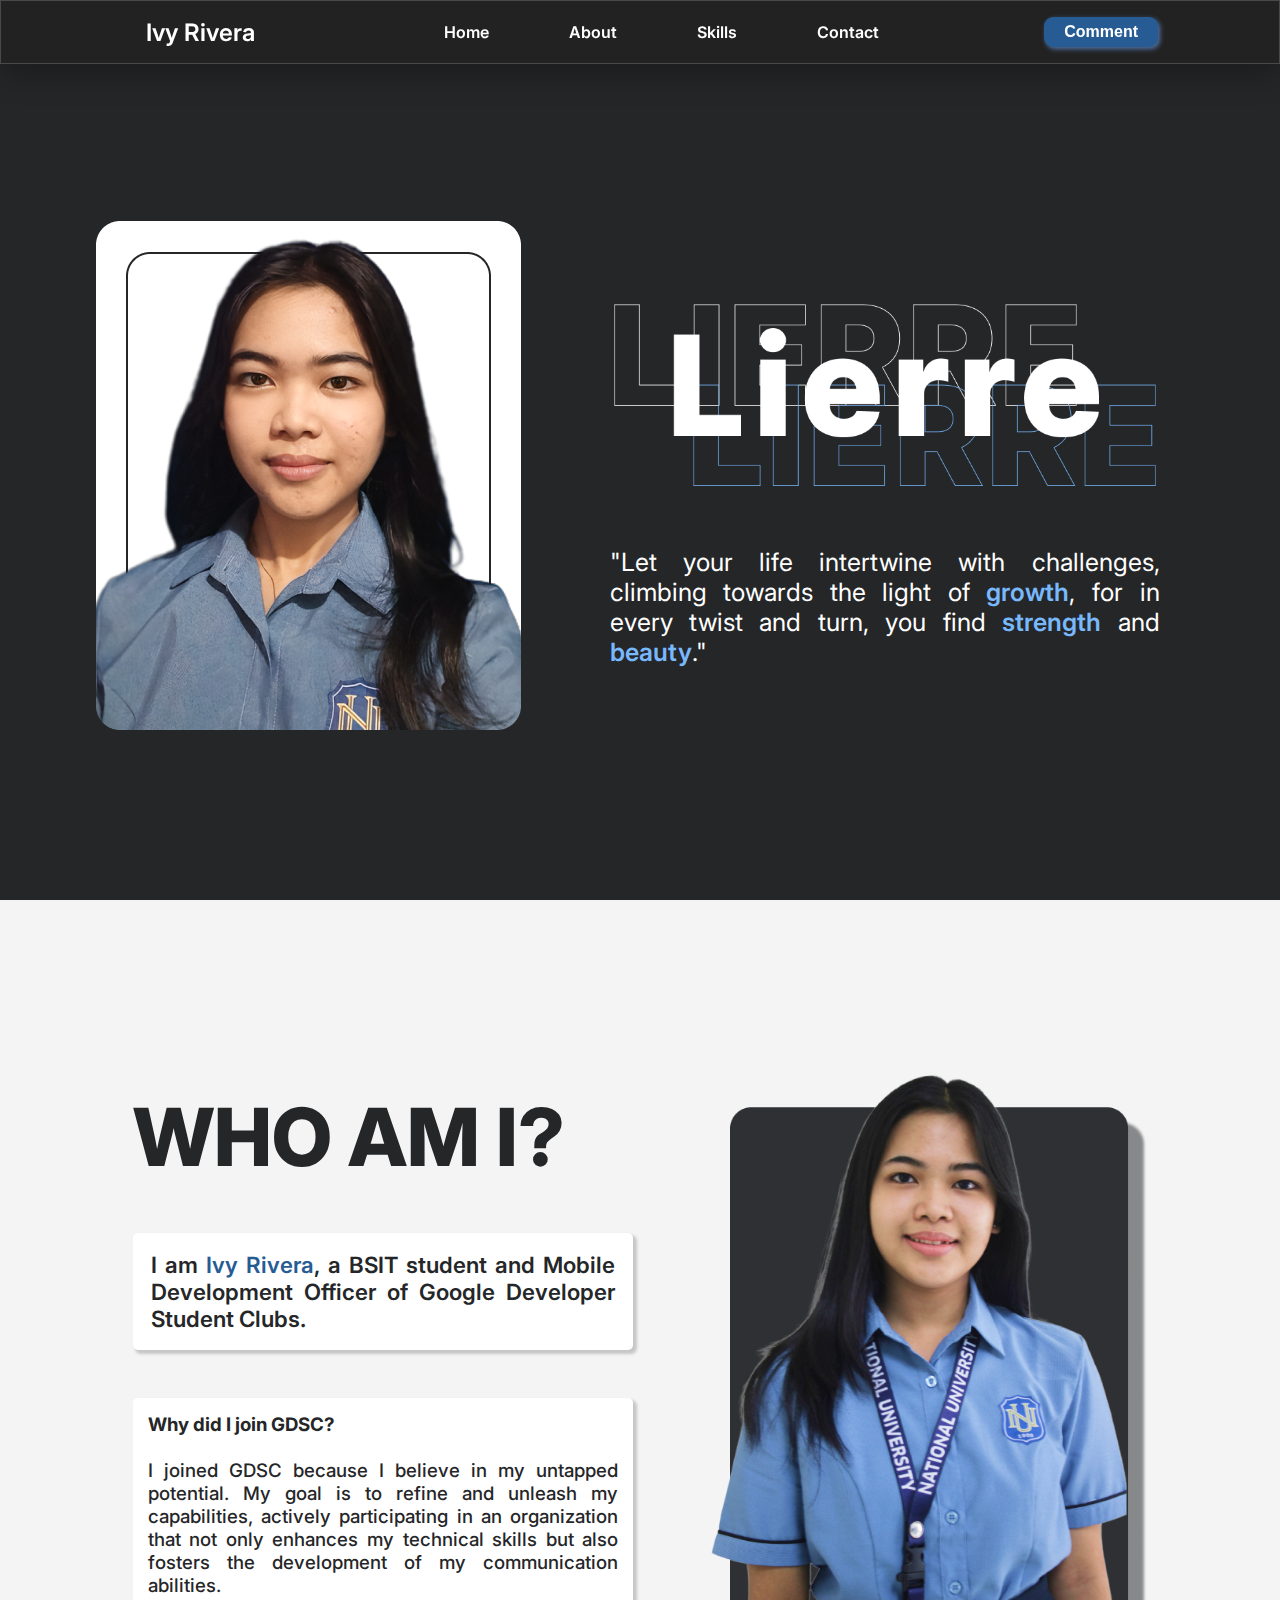
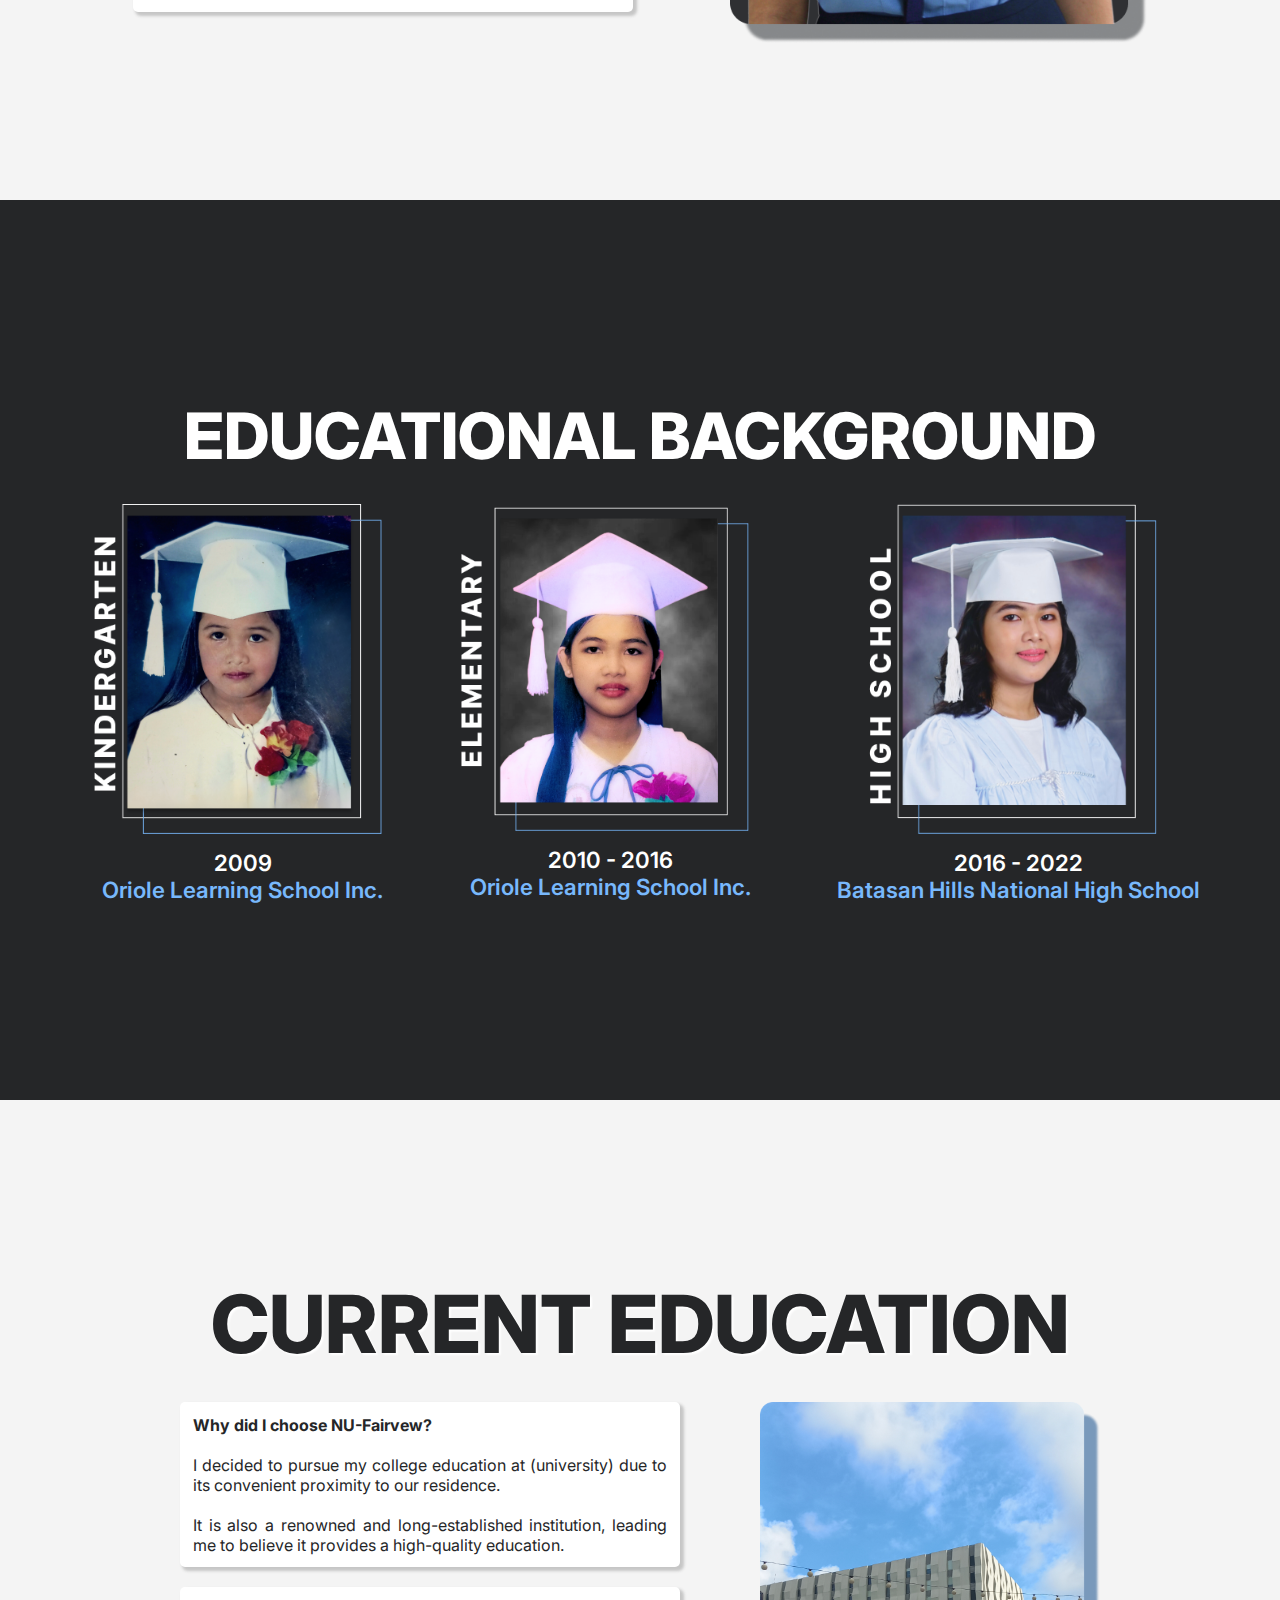
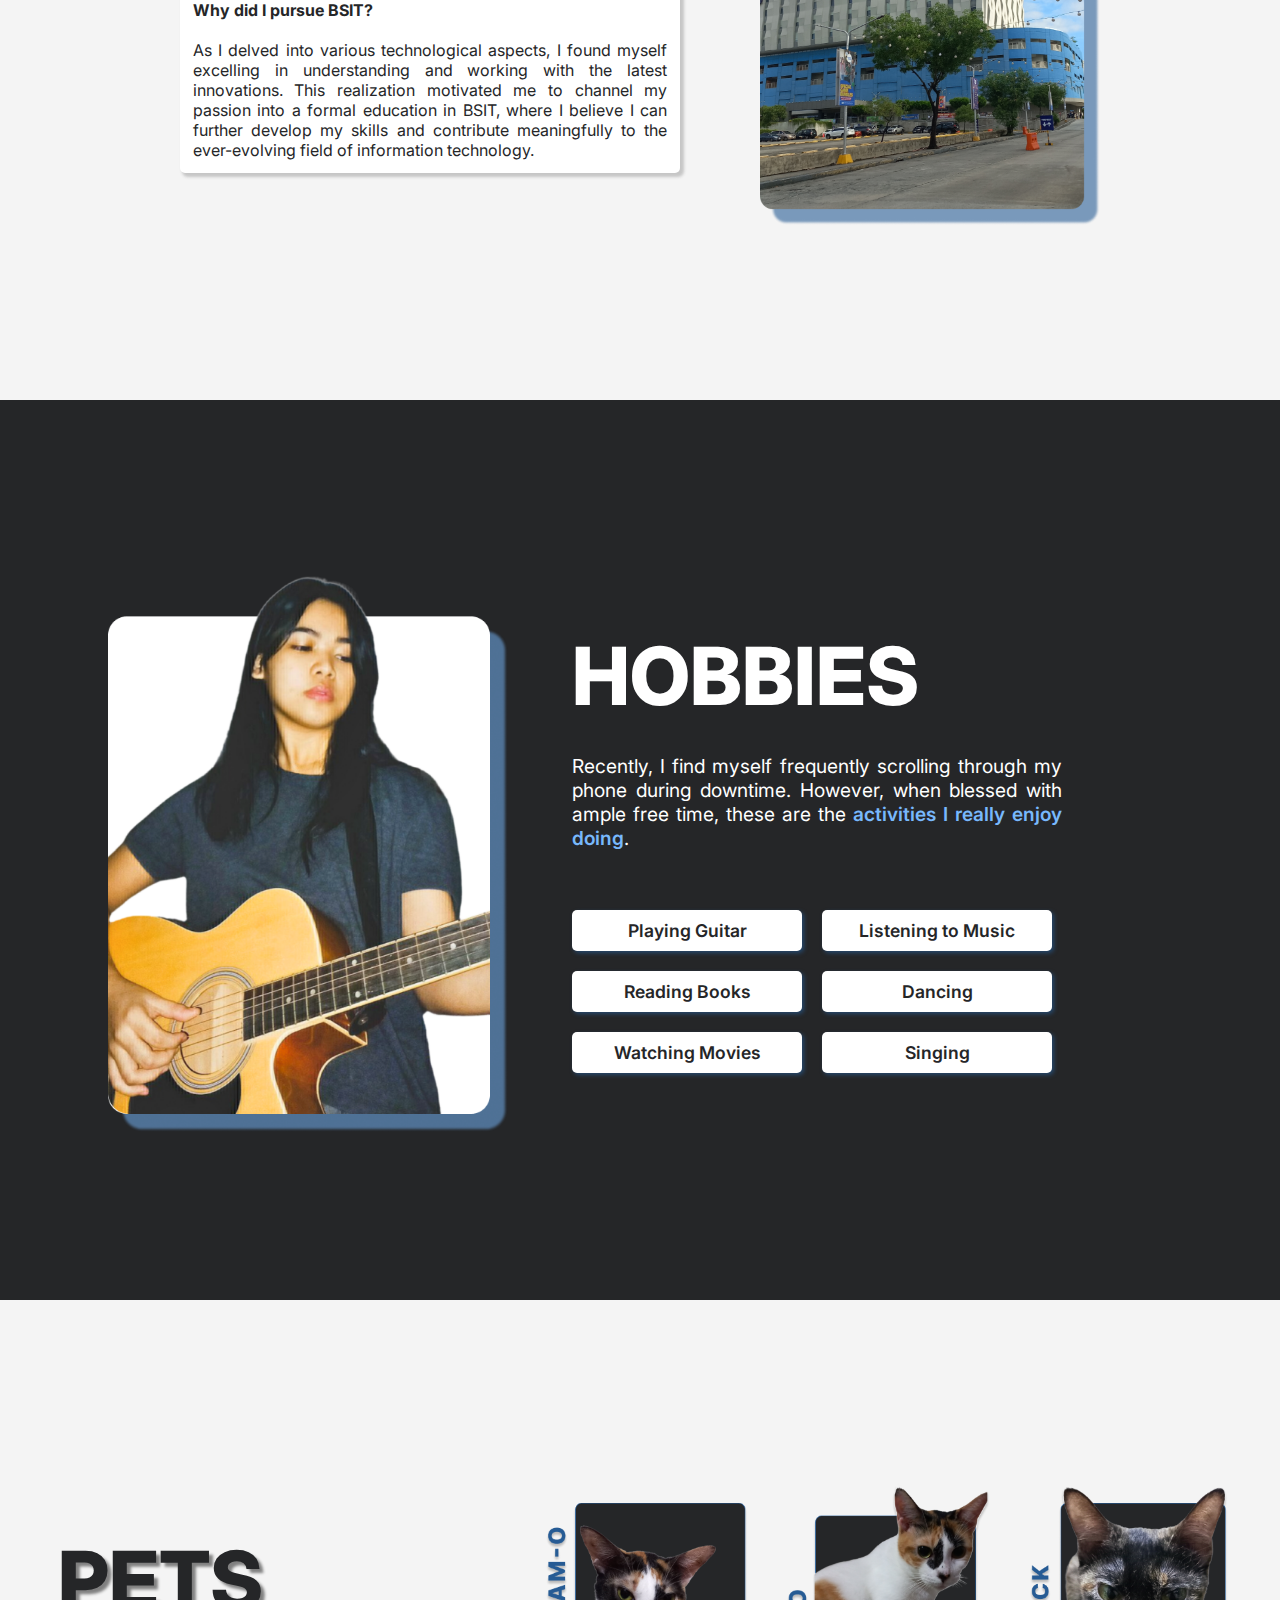
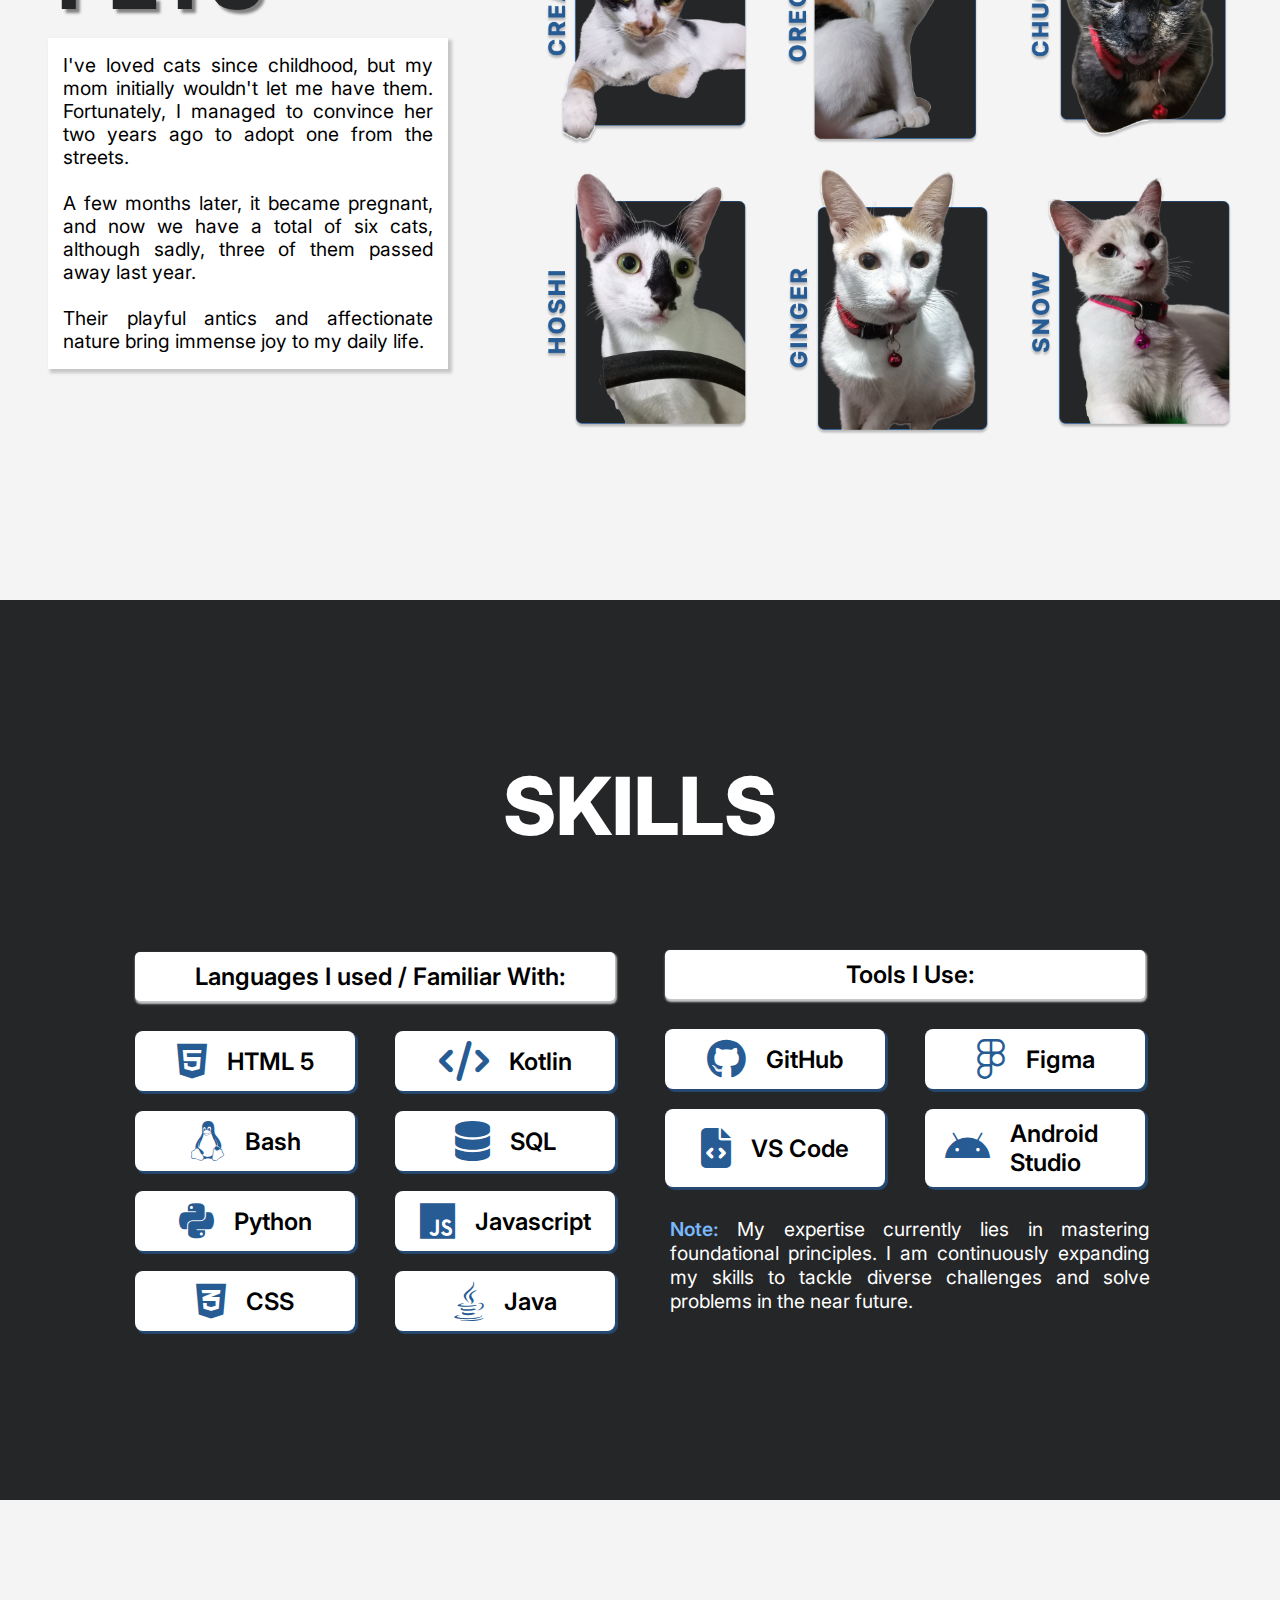
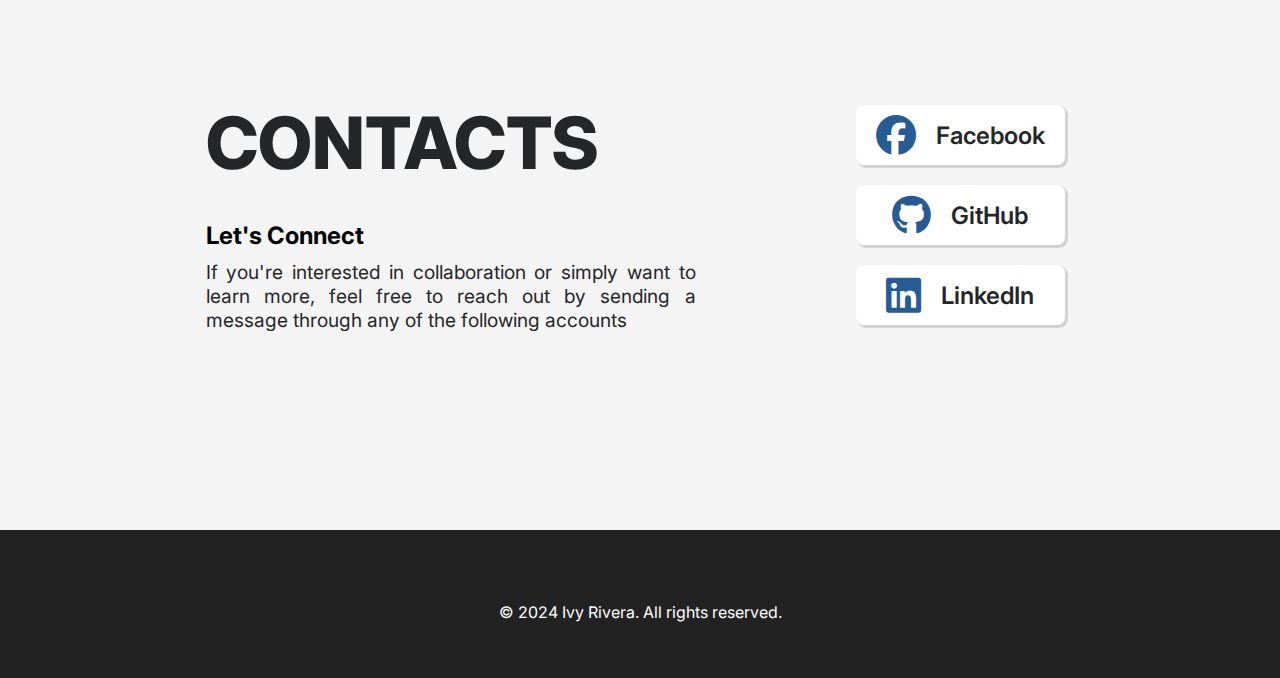
<file: index.html>
<!DOCTYPE html>
<html lang="en">
<head>
    <title>Ivy Rivera</title>
    <meta charset="UTF-8">
    <meta http-equiv="X-UA-Compatible" content="IE=edge">
    <meta name="viewport" content="width=device-width, initial-scale=1.0">
    <link rel="stylesheet"  href="https://cdnjs.cloudflare.com/ajax/libs/font-awesome/6.4.0/css/all.min.css" crossorigin="anonymous">
    <link rel="stylesheet" href="style.css">
    
    
</head>
<body>
    <nav class="navbar">
        <div class="container">
            <a href="#" class="logo">Ivy Rivera</a>
            <div class="menu">
                <a href="#" class="logo">Ivy Rivera</a>
                <div>
                    <a href="#home">Home</a>
                    <a href="#about">About</a>
                    <a href="#skills">Skills</a>
                    <a href="#contact">Contact</a>
                </div>
                    <div class="comment-btn">
                        <button> Comment</button>
                    </div>  
            </div>
            <button class="menu-btn">
                <i class="fas fa-bars"></i> 
            </button>
        </div>
    </nav>

    <main>
        <section class="card" id="home">
            <div class="home-container">
                <img class="home-img" src="ivy_home.png">

                <div class="lierre_quote">
                    <img src="lierre.png">

                    <p>
                        "Let your life intertwine with challenges,
                        climbing towards the light of
                        <span class="highlight-blue">growth</span>,
                        for in every twist and turn, you find
                        <span class="highlight-blue">strength</span>
                        and
                        <span class="highlight-blue">beauty</span>."
                    </p>

                </div>
            </div>

        </section>

        <section class="card" id="about"> 
            <div class="about-container">
                <div class="about-me">

                    <div class="text">
                        <h1> WHO AM I?</h1>
                    </div>

                    <div class="text">
                        <p> I am <span class="highlight-dark-blue"> Ivy Rivera</span>, 
                            a BSIT student and Mobile Development Officer of Google Developer Student Clubs.</p>
                    </div>

                    <div class="text">
                        <h3> <strong>Why did I join GDSC?</strong> <br><br> I joined GDSC because I believe in my untapped potential. My goal is to refine and unleash my capabilities, 
                            actively participating in an organization that not only enhances my technical skills but also fosters the development of my communication abilities. </h3>
                    </div>
                </div>
                    <img src="ivy_about.png">
            </div>
        </section>


        <section class="card" id="education"> 
            <div class="educ-container">
                <div class="text">
                    <h1>EDUCATIONAL BACKGROUND</h1>
                </div>
            
                <div class="graduate-container">
                    <div class="graduate-img">
                        <img src="kinder.png" alt="Kindergarten graduate-img">

                        <div class="year-school">
                            <p class="year">2009</p>
                            <p class="school">Oriole Learning School Inc.</p>
                        </div>
                        
                    </div>

                    <div class="graduate-img">
                        <img src="elem.png" alt="Elementary graduate-img">

                        <div class="year-school">
                            <p class="year">2010 - 2016</p>
                            <p class="school">Oriole Learning School Inc.</p>
                        </div>
                    </div>

                    <div class="graduate-img">
                        <img src="highschool.png" alt="High School graduate-img">

                        <div class="year-school">
                            <p class="year">2016 - 2022</p>
                            <p class="school">Batasan Hills National High School</p>
                        </div>
                    </div>

                    
                </div>
            </div>
        </section>

        <section class="card" id="education"> 
            <div class="current-educ-container">
                <div class="text">
                    <h1> CURRENT EDUCATION </h1>
                </div>
            
                <div class="educ-content">
                    <div class="educ-description">
        
                        <p><strong> Why did I choose NU-Fairvew?</strong>  <br><br>I decided to pursue my college education 
                            at (university) due to its convenient proximity to our residence. 
                            <br> <br>It is also a renowned and long-established institution, leading me to believe 
                            it provides a high-quality education.</p> <br>

                        <p><strong> Why did I pursue BSIT?</strong> <br><br>  As I delved into various technological aspects, I found myself excelling in understanding 
                            and working with the latest innovations. This realization motivated me to channel my passion 
                            into a formal education in BSIT, where I believe I can further develop my skills and contribute 
                            meaningfully to the ever-evolving field of information technology.</p>
                    </div>
                        <img src="nu.png">
                </div>
    
            </div>
        </section>

        <section class="card"> 
            <div class="hobbies-container">
                <img src="hobbies.png">
                <div class="hobbies-content">
                    <div class="text">
                        <h1> HOBBIES</h1>
                    </div>

                    <div class="hobbies-description"> 
                        <p> Recently, I find myself frequently scrolling through my phone during downtime. 
                            However, when blessed with ample free time, these are the <span class="highlight-blue">activities I really enjoy doing</span>.</p>
                    </div>

                    <div class="hobby">
                        <div class="hobby-box">
                            <p> Playing Guitar</p>
                        </div>
    
                        <div class="hobby-box">
                            <p> Listening to Music</p>
                        </div>

                        <div class="hobby-box">
                            <p> Reading Books</p>
                        </div>
                        <div class="hobby-box">
                            <p> Dancing </p>
                        </div>

                        <div class="hobby-box">
                            <p> Watching Movies </p>
                        </div>

                        <div class="hobby-box">
                            <p> Singing </p>
                        </div>
                    </div>
                </div>
            </div>
        </section>

        

        <section class="card" id="cats"> 
            <div class="pets-container">
                <div class="pets-content">
                    <div class="text">
                        <h1> PETS</h1>
                    </div>

                    <div class="pets-description"> 
                        <p> I've loved cats since childhood, but my mom initially wouldn't let me have them. 
                            Fortunately, I managed to convince her two years ago to adopt one from the streets. <br> <br>
                            A few months later, it became pregnant, and now we have a total of six cats, although 
                            sadly, three of them passed away last year. <br> <br>
                        
                            Their playful antics and affectionate nature bring immense joy to my daily life. 
                        </p>
                    </div>

                </div>

                <div class="cat-column">
                    <div class="cats-row">
                        <div class="cats-container">
                            <img src="cream-o.png">
                            
                        </div>
    
                        <div class="cats-container">
                            <img src="oreo.png">
                           
                        </div>
    
                        <div class="cats-container">
                            <img src="chuck.png">
                            
                        </div>
    
                    </div>

                    <div class="cats-row">
                        <div class="cats-container">
                            <img src="hoshi.png">
                            
                        </div>
    
                        <div class="cats-container">
                            <img src="ginger.png">
                            
                        </div>
    
                        <div class="cats-container">
                            <img src="snow.png">
                            
                        </div>
    
                    </div>

                </div>
                
            </div>
           
        </section>

        <section class="card" id="skills"> 
            <div class="skill-sec-container">

                <div class="text">
                    <h1> SKILLS</h1>
                </div>

                <div class="row-container">
                    <div class="sub-container">
                        <div class="text-box">
                            <h6> Languages I used / Familiar With:</h6>
                        </div>
        
                        <div class="skills-container">
                        
                            <div class="box">
                                <i class="fa-brands fa-html5"></i>
                                <p> HTML 5 </p>
                            </div>
        
                            <div class="box">
                                <i class="fa-solid fa-code"></i>
                                <p> Kotlin </p>
                            </div>
                            
                            <div class="box">
                                <i class="fa-brands fa-linux"></i>
                                <p> Bash </p>
                            </div>
                            <div class="box">
                                <i class="fa-solid fa-database"></i>
                                <p> SQL </p>
                            </div>
            
                            <div class="box">
                                <i class="fa-brands fa-python"></i>
                                <p> Python </p>
                            </div>
        
                            <div class="box">
                                <i class="fa-brands fa-js"></i>
                                <p> Javascript </p>
                            </div>
            
                            <div class="box">
                                <i class="fa-brands fa-css3-alt"></i>
                                <p> CSS</p>
                            </div>
        
                            <div class="box">
                                <i class="fa-brands fa-java"></i>
                                <p> Java </p>
                            </div>
            
                            
                        </div>
                    </div>
    
                    <div class="sub-container">
                        <div class="text-box">
                            <h6> Tools I Use: </h6>
                        </div>
            
                        <div class="skills-container">
                            
                            <div class="box">
                                <i class="fa-brands fa-github"></i>
                                <p> GitHub</p>
                            </div>
                            <div class="box">
                                <i class="fa-brands fa-figma"></i>
                                <p> Figma </p>
                            </div>
            
                            <div class="box">
                                <i class="fa-solid fa-file-code"></i>
                                <p> VS Code</p>
                            </div>
                            <div class="box">
                                <i class="fa-brands fa-android"></i>
                                <p> Android Studio </p>
                            </div>
                        </div>

                        <div class="note">
                            <p> <strong> <span class="highlight-blue"> Note: </span> </strong> My expertise currently lies in mastering foundational principles. 
                                I am continuously expanding my skills to tackle diverse challenges and solve problems 
                                in the near future.</p>

                        </div>
    
                    </div>
                </div>

            

            

        </div> 

        </section>


        <section class="card" id="contact"> 
            <div class="contact-container">
                <div class="contact-description">

                    <h1> CONTACTS </h1>

                    <h2> Let's Connect</h2>

                    <p> If you're interested in collaboration or simply want to learn more, feel 
                        free to reach out by sending a message through any of the following accounts </p>
                </div>

                <div class="accounts">
                            
                    <a href="https://www.facebook.com/ivy.rivera.9674" target="_blank" class="contact-box">
                            <i class="fa-brands fa-facebook"></i>
                            <p> Facebook </p>
                        
                    </a>
                    
                    <a href="https://github.com/lierreliax" target="_blank" class="contact-box">
                            <i class="fa-brands fa-github"></i>
                            <p> GitHub</p>
                    </a>
                    
                    <a href="https://www.linkedin.com/in/ivy-rivera-78b8b7252/" target="_blank" class="contact-box">
                            <i class="fa-brands fa-linkedin"></i>
                            <p> LinkedIn</p>
                    </a>
                    

                </div>

            </div>
           
        </section>

    </main>

    <footer>
            <p>&copy; 2024 Ivy Rivera. All rights reserved.</p>
        </p>
    </footer>

    

</body>

    <script>
        const menuBTN = document.querySelector(".menu-btn");

        const menu = document.querySelector(".menu");

        menuBTN.addEventListener("click", () => {
            menuBTN.firstElementChild.classList.toggle('fa-times');

            menu.classList.toggle("menu-open");

        });

        document.addEventListener('DOMContentLoaded', function () {
        var cards = document.querySelectorAll('.card');
        var noStickyLinks = document.querySelectorAll('.navbar a');

        window.addEventListener('scroll', function () {
            var scrollPosition = window.scrollY;
            var threshold = 100;

            cards.forEach(function(card) {
                if (scrollPosition > threshold) {
                    card.classList.add('sticky');
                }
            });
        });

        noStickyLinks.forEach(function(link) {
            link.addEventListener('click', function() {
                // Remove the "sticky" class from all cards
                cards.forEach(function(card) {
                    card.classList.remove('sticky');
                });
            });
        });
    });

        document.addEventListener("keydown", function (event){
    if (event.ctrlKey){
       event.preventDefault();
    }
    if(event.keyCode == 123){
       event.preventDefault();
    }
});


    </script>

</html>
</file>
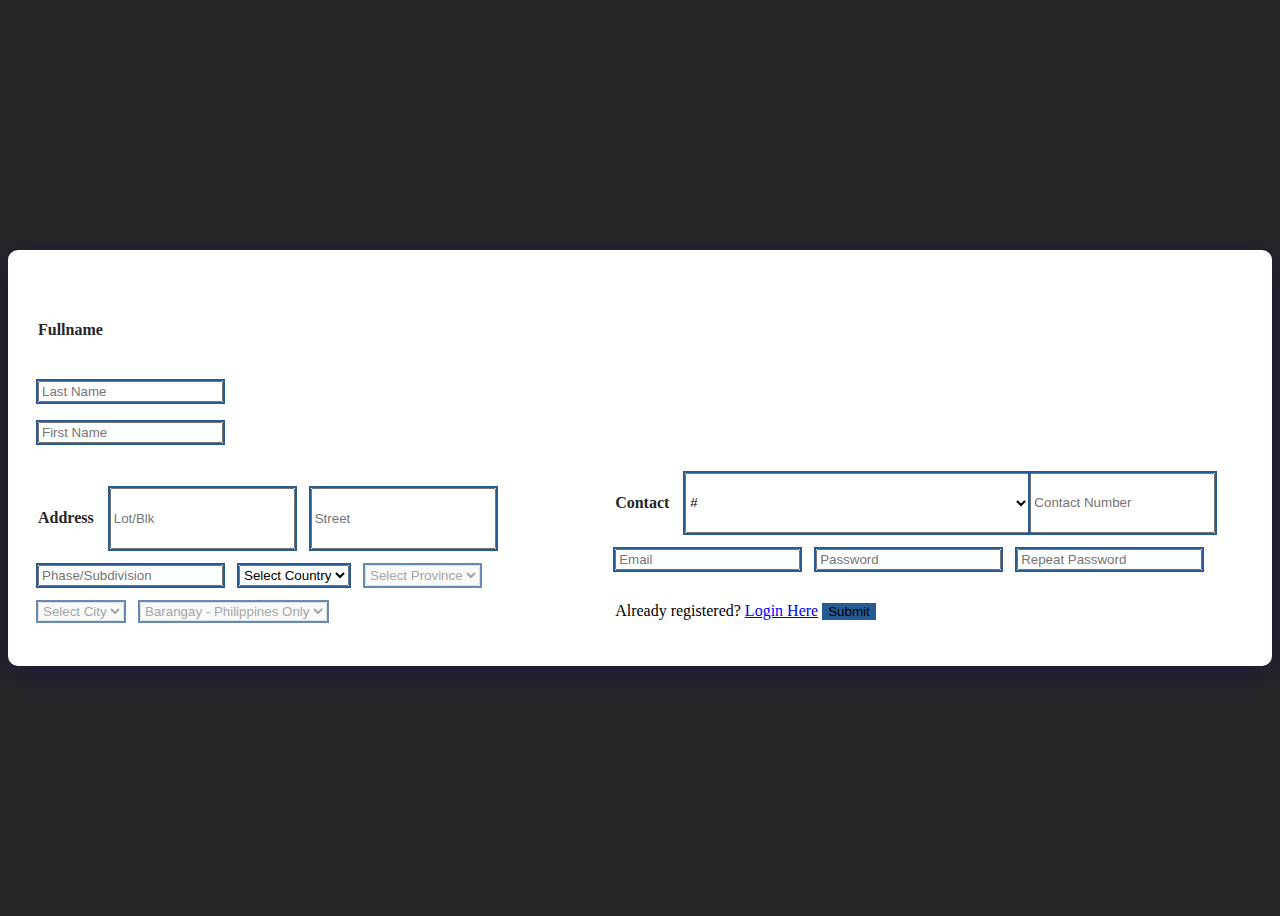
<file: functional_form.html>
<!doctype html>
<html lang="en">
<head>
    <!-- Required meta tags -->
    <meta charset="utf-8">
    <meta name="viewport" content="width=device-width, initial-scale=1">

    <!-- Bootstrap CSS -->
    <link href="https://cdn.jsdelivr.net/npm/bootstrap@5.0.2/dist/css/bootstrap.min.css" rel="stylesheet" integrity="sha384-EVSTQN3/azprG1Anm3QDgpJLIm9Nao0Yz1ztcQTwFspd3yD65VohhpuuCOmLASjC" crossorigin="anonymous">

    <title>Dependent Dropdown List</title>
    <link rel="stylesheet" href="form_styles.css">
</head>
<body>


    
    <div class="container col-md-12">
        <form action="register.php" method="post">
            <div class="name col-md-12">
                <h4>Fullname</h4>
                <div>
                    <input type="text" class="form-control" placeholder="Last Name" name="LastName">
                </div>
                <div>
                    <input type="text" class="form-control" placeholder="First Name" name="FirstName">
                </div>
            </div>
    
            <div class="form">
                <div class="select_option col-md-6">
                    <h4>Address</h4>
                    <input type="text" class="form-control" placeholder="Lot/Blk" name="lot_blk">
                    <input type="text" class="form-control" placeholder="Street" name="street">
                    <input type="text" class="form-control" placeholder="Phase/Subdivision" name="phase_subdivision">
                    <select class="form-select country" aria-label="Default select example" onchange="loadStates()" name="country">
                        <option value="">Select Country</option>
                        <!-- Options loaded dynamically using JavaScript -->
                    </select>
                    <select class="form-select state" aria-label="Default select example" onchange="loadCities()" disabled name="state">
                        <option value="">Select Province</option>
                    </select>
                    <select class="form-select city" aria-label="Default select example" onchange="loadBarangays()" disabled name="city">
                        <option value="">Select City</option>
                    </select>
                    <select class="form-select barangay" aria-label="Default select example" disabled name="barangay">
                        <option value="">Barangay - Philippines Only</option>
                    </select>
                </div>
    
                <div class="select_option col-md-6">
                    <h4>Contact</h4>
                    <div class="input-group">
                        <select class="col-md-1" aria-label="Default select example" id="country-code-select" onclick="loadCountryCodes()" name="country_code">
                            <option value="">#</option>
                            <!-- Options loaded dynamically using JavaScript -->
                        </select> 
                        <input type="tel" class="form-control contact-number" placeholder="Contact Number" name="contact_number">
                    </div>
                    <input type="email" class="form-control"  placeholder="Email" id="email" name="email">
                    <input type="password" class="form-control" placeholder="Password" id="password" name="password">
                    <input type="password" class="form-control" placeholder="Repeat Password" id="password_repeat" name="password_repeat">
                    
                    <div class="login">
                        <p>Already registered? <a href="login.php">Login Here</a> 
                        <button type="submit" class="btn btn-primary">Submit</button>
                    </div>
                </div>
            </div>
        </form>
    </div>

<script>

    var config = {
        cUrl: 'https://api.countrystatecity.in/v1/countries',
        ckey: 'NHhvOEcyWk50N2Vna3VFTE00bFp3MjFKR0ZEOUhkZlg4RTk1MlJlaA=='
    }



    const apiUrl = "https://psgc.gitlab.io/api/";


    var countrySelect = document.querySelector('.country'),
        stateSelect = document.querySelector('.state'),
        citySelect = document.querySelector('.city'),
        barangaySelect = document.querySelector('.barangay');


    function loadCountries() {

        let apiEndPoint = config.cUrl


        fetch(apiEndPoint, {headers: {"X-CSCAPI-KEY": config.ckey}})
            .then(Response => Response.json())
            .then(data => {
                data.forEach(country => {
                    const option = document.createElement('option')
                    option.value = country.iso2
                    option.textContent = country.name
                    countrySelect.appendChild(option)
                })
            })
            .catch(error => console.error('Error loading countries:', error))

        stateSelect.disabled = true
        citySelect.disabled = true
        barangaySelect.disabled = true
    }


    function loadStates() {
        stateSelect.disabled = false

        const selectedCountryCode = countrySelect.value
        stateSelect.innerHTML = '<option value="">Select State</option>'
        citySelect.innerHTML = '<option value="">Select City</option>'
        barangaySelect.innerHTML = '<option value="">Select Barangay</option>'

        if (selectedCountryCode === 'PH') {
            citySelect.disabled = true;
            barangaySelect.disabled = true;
            populateDropdown(apiUrl + "provinces/", stateSelect);
            
        } else {
            citySelect.disabled = true;
            barangaySelect.disabled = true;

            fetch(`${config.cUrl}/${selectedCountryCode}/states`, {headers: {"X-CSCAPI-KEY": config.ckey}})
            .then(response => response.json())
            .then(data => {
                data.forEach(state => {
                    const option = document.createElement('option')
                    option.value = state.iso2
                    option.textContent = state.name
                    stateSelect.appendChild(option)
                })
            })
            .catch(error => console.error('Error loading countries:', error))
        }

    }


    function loadCities() {
        citySelect.disabled = false;

        const selectedCountryCode = countrySelect.value
        const selectedStateCode = stateSelect.value

        citySelect.innerHTML = '<option value="">Select City</option>'
        barangaySelect.innerHTML = '<option value="">Select Barangay</option>'

        if (selectedCountryCode === 'PH' && selectedStateCode) {
            populateDropdown(apiUrl + "provinces/" + selectedStateCode + "/cities/", citySelect);


            // call function populateDropdown(url, selectElement)
        } else {
            barangaySelect.disabled = true;

            fetch(`${config.cUrl}/${selectedCountryCode}/states/${selectedStateCode}/cities`, {headers: {"X-CSCAPI-KEY": config.ckey}})
            .then(response => response.json())
            .then(data => {
                data.forEach(city => {
                    const option = document.createElement('option')
                    option.value = city.iso2
                    option.textContent = city.name
                    citySelect.appendChild(option)
                })
            })
        }
    }

    function loadBarangays() {

    const selectedCityCode = citySelect.value;

    barangaySelect.innerHTML = '<option value="">Select Barangay</option>';

    if (selectedCityCode) {
        // If a city is selected, load barangays
        populateDropdown(apiUrl + "cities/" + selectedCityCode + "/barangays/", barangaySelect);
    }
}
    function populateDropdown(url, selectElement) {
      fetch(url)
        .then(response => {
          if (!response.ok) {
            throw new Error(`Failed to fetch ${selectElement.id}`);
          }
          return response.json();
        })
        .then(data => {
          data.forEach(item => {
            const option = document.createElement('option');
            option.value = item.code;
            option.textContent = item.name;
            selectElement.appendChild(option);
          });
          selectElement.disabled = false;
        })
        .catch(error => console.error(`Error loading ${selectElement.id}:`, error.message));
    }


    function loadCountryCodes() {
    const countryCodeSelect = document.getElementById('country-code-select');
    countryCodeSelect.innerHTML = '<option value=""> #</option>';

    // Fetch your JSON file containing country codes and names
    fetch('country_codes.json')
        .then(response => {
            if (!response.ok) {
                throw new Error('Failed to fetch country codes');
            }
            return response.json();
        })
        .then(data => {
            data.forEach(country => {
                // Check if required properties exist
                if (country?.dial_code && country?.name) {
                    const option = document.createElement('option');
                    option.value = country.dial_code;
                    option.textContent = `${country.dial_code} (${country.name})`;
                    countryCodeSelect.appendChild(option);
                }
            });
        })
        .catch(error => console.error('Error fetching country codes:', error));

    // Add event listener to update input field with selected country code
    countryCodeSelect.addEventListener('change', function() {
        const selectedCountryCode = this.value;
        const contactNumberInput = document.querySelector('.contact-number');
        contactNumberInput.value = selectedCountryCode + " ";
    });
}






    window.onload = function() {
        loadCountries();
        loadCountryCodes();
    };



    

</script>

<!-- Option 1: Bootstrap Bundle with Popper -->
<script src="https://cdn.jsdelivr.net/npm/bootstrap@5.0.2/dist/js/bootstrap.bundle.min.js" integrity="sha384-MrcW6ZMFYlzcLA8Nl+NtUVF0sA7MsXsP1UyJoMp4YLEuNSfAP+JcXn/tWtIaxVXM" crossorigin="anonymous"></script>

</body>
</html>
</file>
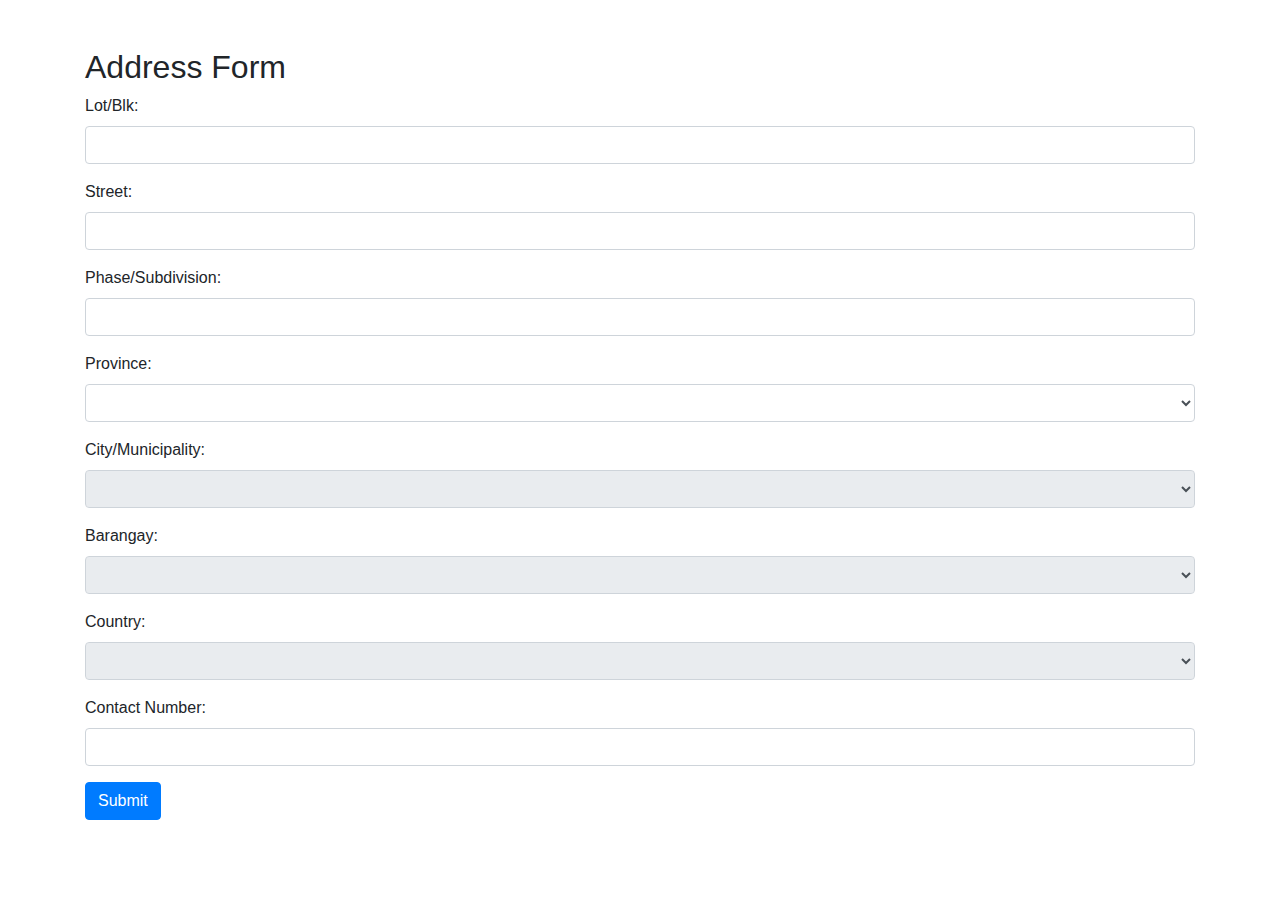
<file: test_api.html>
<!DOCTYPE html>
<html lang="en">
<head>
  <meta charset="UTF-8">
  <meta name="viewport" content="width=device-width, initial-scale=1.0">
  <title>Address Form</title>
  <link rel="stylesheet" href="https://stackpath.bootstrapcdn.com/bootstrap/4.5.2/css/bootstrap.min.css">
</head>
<body>

<div class="container mt-5">
  <h2>Address Form</h2>
  <form>
    <div class="form-group">
      <label for="lot_blk">Lot/Blk:</label>
      <input type="text" class="form-control" id="lot_blk" name="lot_blk">
    </div>
    <div class="form-group">
      <label for="street">Street:</label>
      <input type="text" class="form-control" id="street" name="street">
    </div>
    <div class="form-group">
      <label for="phase_subdivision">Phase/Subdivision:</label>
      <input type="text" class="form-control" id="phase_subdivision" name="phase_subdivision">
    </div>

    <!-- Dropdowns populated using API -->
    <div class="form-group">
      <label for="province">Province:</label>
      <select class="form-control" id="province" name="province"></select>
    </div>
    <div class="form-group">
      <label for="city_municipality">City/Municipality:</label>
      <select class="form-control" id="city_municipality" name="city_municipality" disabled></select>
    </div>
    <div class="form-group">
      <label for="barangay">Barangay:</label>
      <select class="form-control" id="barangay" name="barangay" disabled></select>
    </div>
    <div class="form-group">
      <label for="country">Country:</label>
      <select class="form-control" id="country" name="country" disabled></select>
    </div>
    <div class="form-group">
      <label for="contact_number">Contact Number:</label>
      <input type="text" class="form-control" id="contact_number" name="contact_number">
    </div>
    
    <button type="submit" class="btn btn-primary">Submit</button>
  </form>
</div>

<!-- Bootstrap and jQuery Scripts -->
<script src="https://code.jquery.com/jquery-3.5.1.slim.min.js"></script>
<script src="https://cdn.jsdelivr.net/npm/@popperjs/core@2.5.4/dist/umd/popper.min.js"></script>
<script src="https://stackpath.bootstrapcdn.com/bootstrap/4.5.2/js/bootstrap.min.js"></script>

<!-- JavaScript for API Calls and Populating Dropdowns -->
<script>
  document.addEventListener('DOMContentLoaded', function() {
    const apiUrl = "https://psgc.gitlab.io/api/";

    function populateDropdown(url, selectElement) {
      fetch(url)
        .then(response => {
          if (!response.ok) {
            throw new Error(`Failed to fetch ${selectElement.id}`);
          }
          return response.json();
        })
        .then(data => {
          data.forEach(item => {
            const option = document.createElement('option');
            option.value = item.code;
            option.textContent = item.name;
            selectElement.appendChild(option);
          });
          selectElement.disabled = false;
        })
        .catch(error => console.error(`Error loading ${selectElement.id}:`, error.message));
    }

    populateDropdown(apiUrl + "provinces/", document.getElementById('province'));

    document.getElementById('province').addEventListener('change', function() {
      const cityMunicipalitySelect = document.getElementById('city_municipality');
      cityMunicipalitySelect.innerHTML = '<option value="" disabled selected>Select City/Municipality</option>';
      const barangaySelect = document.getElementById('barangay');
      barangaySelect.innerHTML = '<option value="" disabled selected>Select Barangay</option>';

      const selectedProvince = this.value;
      populateDropdown(apiUrl + "provinces/" + selectedProvince + "/cities/", cityMunicipalitySelect);
    });

    document.getElementById('city_municipality').addEventListener('change', function() {
      const barangaySelect = document.getElementById('barangay');
      barangaySelect.innerHTML = '<option value="" disabled selected>Select Barangay</option>';

      const selectedCity = this.value;
      populateDropdown(apiUrl + "cities/" + selectedCity + "/barangays/", barangaySelect);
    });

    populateDropdown(apiUrl + "countries", document.getElementById('country'));
  });
</script>

</body>
</html>
</file>
<file: style.css>
@import url('https://fonts.googleapis.com/css2?family=Inter:wght@400;600;700;800&display=swap');

body{
    font-family: 'Inter', sans-serif;
}

* {
    margin: 0;
    padding: 0;
    box-sizing: border-box;
}

html{
    scroll-behavior: smooth;
}

ul{
    list-style-type: none;
}

a{
    text-decoration: none;
    color: #fff;
}
.navbar .container{
    max-width: 1100px;
    margin: 0 auto;
    padding: 1em 2em;
    display: flex;
    justify-content: space-between;
    align-items: center;
}

.menu{
    width: 100%;
    display: flex;
    justify-content: space-between;
    align-items: center;
    gap: 1.5em;

}

.menu div{
    display: flex;
    justify-content: center;
    align-items: center;
    gap: 5em;

}

.menu-btn{
    background: none;
    border: none;
    font-size: 1.5em;
    cursor: pointer;
    color: #fff;
}

.menu-btn{
    display: none;
}

.navbar a, .menu-btn{
    font-weight: 600;
    transition: 0.3s;
}

.navbar a:hover, .menu-btn:hover{
    font-weight: 600;
    color: #78B8FC;
}

.logo{
    font-size: 1.5em;
    font-weight: bold;
    display: flex;
    justify-content: center;
    align-items: center;
    gap: 0.5em;
}

.navbar{
    margin: 0;
}

.comment-btn button{
    font-weight: 600;
    border-radius: 9px;
    padding: 6px 20px;
    background-color: #265B94; 
    color: #fff; 
    border: none; 
    font-size: 16px; 
    cursor: pointer; 
    box-shadow: 2px 2px 5px rgb(83, 115, 164); 
    transition: transform 0.3s, box-shadow 0.3s;
    
}

footer{
    background-color: #222 ;
    display: flex;
    justify-content: center;
    align-items: center;

}

section{
    background-color: #252628;
    height: 100vh;
    display: flex;
    justify-content: center;
    align-items: center;
    /* position: sticky;
    top: 0; */
}

.card.sticky {
    position: sticky;
    top: 0;
}

section:nth-child(even){
    background-color: rgb(244, 244, 244);

}

section:nth-child(8) {
    height: 70vh;
}


.home-container{
    display: flex;
    justify-content: center;
    align-items: center;
    margin-top: 60px;
    gap: 4em;
    
}

.home-img{
    max-width: 500px;
    width: 100%;

}

.lierre_quote{
    display: flex;
    max-width: 600px;
    flex-direction: column;
   
    gap: 50px;
    
}

.lierre_quote img{
    transition:transform 0.3s ease-in-out;
    max-width: 600px;
    width: 100%;
}

.lierre_quote p{
    font-size: 25px;
    color: white;
    padding: 0 1em 0 1em;
    text-align: justify;
}

.about-container{
    padding: 0 50px;
    display: flex;
    justify-content: space-between;
    align-items: center;
    gap: 4em;
}

.about-container img{
    transition:transform 0.3s ease-in-out;;
    max-width: 450px;
    width: 100%;
}


.about-me h1 {
    color: #252628;
    justify-content: left;
    font-weight: 800;
    font-size: 5rem;
}

.about-me{
    display: flex;
    flex-direction: column;
    max-width: 600px;
    gap: 3rem;
}

.text p, .text h3{
    padding: 0.8em;
    background-color: white;
    box-shadow: 3px 3px 3px 1px rgb(198, 198, 198);
    border-radius: 5px;
    text-align: justify;
    max-width: 500px;
    color: #252628;
    transition: transform 0.3s ease-in-out;
}


.text p{
    font-size: 1.4rem;
    font-weight: 600;
  
}

.text h3{
    font-weight: 500;
}

.educ-container{
    display: flex;
    justify-content: center;
    align-items: center;
    flex-direction: column;
    gap: 30px;

}

.educ-container h1 {
    font-weight: 800;
    font-size: 4rem;
    color: #fff;

}

.graduate-container{
    display: flex;
    gap: 4em;
}

.graduate-img{
    display: flex;
    flex-direction: column;
    justify-content: center;
    align-items: center;
    gap: 15px;
}

.graduate-img img{
    max-width: 300px;
    transition: transform 0.3s ease-in-out;
}


.graduate-img .year {
    margin-left: 1em;
    font-weight: 600;
    color: #fff; 
    font-size: 1.4rem;
}

.graduate-img .school {
    margin-left: 1em;
    font-weight: 600;
    color: #78B8FC; 
    font-size: 1.4rem;
}


.current-educ-container{
    display: flex;
    justify-content: center;
    align-items: center;
    flex-direction: column;
    gap: 30px;

}

.current-educ-container h1 {
    font-weight: 800;
    font-size: 5rem;
    color: #252628;
    text-shadow: 2px 2px 2px white;
    
}

.educ-content{
    display: flex;
    gap: 80px;
}

.educ-description p{
    padding: 0.8em;
    background-color: white;
    box-shadow: 3px 3px 3px 1px rgb(198, 198, 198);
    border-radius: 5px;
    text-align: justify;
    max-width: 500px;
    color: #252628;
    transition: transform 0.3s ease-in-out;
}

.current-educ-container img{
    max-width: 340px;
    transition: transform 0.3s ease-in-out;
}

.skill-sec-container{
    display: flex;
    flex-direction: column;
    gap: 4em;
}

.skill-sec-container h1{
    margin-bottom: 2rem;
    color: #fff;
    display: flex;
    justify-content: center;
    font-weight: 800;
    font-size: 5rem;
}

.text-box{
    padding: 0px 20px;
    margin-bottom: 20px;
    background-color: #fff;
    box-shadow: 1px 2px 2px 1px rgb(198, 198, 198);
    border-radius: 5px;
    width: 480px;
    transition: transform 0.3s ease-in-out;
}

h6 {
    margin: 10px 0 10px 10px;
    color: black;
    font-size: 1.5rem;
    text-align: center;
    font-weight: 600;
}

.sub-container .note{
    color: #fff;
    margin: 20px 0 30px 10px ;
    max-width: 480px;
    font-size: 1.2rem;
    text-align: justify;
}

.skills-container {
    max-width: 500px;
    display: flex;
    flex-wrap: wrap;
    justify-content: flex-start;
    gap: 0 20px;

}
.row-container{
    display: flex;
    gap: 30px;

}
.sub-container{
    display: flex;
    justify-content: center;
    align-items: center;
    flex-direction: column;
}


.box {
    flex: 1;
    padding: 10px 20px;
    background-color: #fff;
    box-shadow: 2px 2px 1px 1px #265b94ac;
    border-radius: 8px;
    margin: 10px;
    display: flex;
    justify-content: center;
    align-items: center;
    gap: 20px;
    transition: transform 0.3s ease-in-out;
}

.box p {
    font-size: 1.5rem;
    font-weight: 600;
}

.box i {
    color: #265B94;
    font-size: 2.5rem;
}

.box:hover, .box:hover i{
    background-color: #78B8FC;
    color: #252628;
}

.hobbies-container {
    display: flex;
    justify-content: center;
    align-items: center;
    gap: 4em;
}

.hobbies-content {
    display: flex;
    flex-direction: column;
    justify-content: center;
    gap: 30px;
}

.hobbies-content h1 {
    font-weight: 800;
    font-size: 5rem;
    color: #fff;

}

.hobby {
    margin-top: 30px;
    display: flex;
    flex-wrap: wrap;
    justify-content: flex-start;
    gap: 20px;
    max-width: 600px;
}

.hobby-box {
    padding: 10px 10px;
    background-color:  #fff;
    box-shadow: 2px 2px 4px #265b94a2;
    box-shadow: 2px 2;
    border-radius: 5px;
    width: 230px;
    display: flex;
    gap: 20px;
    justify-content: center;
    transition: transform 0.3s ease-in-out;
}

.hobby-box p {
    color: #252628;
    font-size: 1.1rem;
    font-weight: 600;
}

.hobbies-description p{
    color: #fff;
    max-width: 490px;
    text-align: justify;
    font-size: 1.2rem;
}

.hobby-box:hover, .hobby-box:hover p {
    background-color: #78B8FC;
    border: #78B8FC;
    color: #fff ;
}

.hobbies-container img {
    max-width: 400px;
    width: 100%;
    transition: transform 0.3s ease-in-out;
}

.pets-container{
    display: flex;
    justify-content: center;
    align-items: center;
    gap: 90px;

}

.pets-content h1{
    margin: 0 0 10px 10px;
    color: #252628;
    justify-content: left;
    font-weight: 800;
    font-size: 5rem;
    text-shadow: 4px 4px 3px gray;
}

.pets-description p{
    padding: 0.8em;
    background-color: white;
    box-shadow: 3px 3px 3px 1px rgb(198, 198, 198);
    font-size: 1.2rem;
    line-height: 1.2em;
    text-align: justify;
}

.pets-content{
    display: flex;
    flex-direction: column;
    justify-content: flex-start;
    align-items: flex-start;
    max-width:  400px;
}

.cats-container{
    max-width: 500px;
    display: flex;
    flex-direction: column;
    justify-content: center;
    align-items: center;
    gap: 4em;
}

.cats-row{
    margin-top: 10px;
    display: flex;
    gap: 2em;
}

.cats-container img{
    max-width: 210px;
    transition: transform 0.3s ease-in-out;
}

.contact-container{
    display: flex;
    gap: 150px;
}

.contact-description{
    display: flex;
    flex-direction: column;
    max-width: 500px;
    justify-content: center;
    gap: 10px;
}

.contact-description h1{
    margin-bottom: 25px;
    color: #252628;
    justify-content: left;
    font-weight: 800;
    font-size: 4.5rem;
}

.contact-description p{
    color: #252628;
    max-width: 490px;
    text-align: justify;
    font-size: 1.2rem;
}

.accounts{
    display: flex;
    flex-direction: column;
}

.contact-box {
    flex: 1;
    padding: 10px 20px;
    background-color: #fff;
    box-shadow: 2px 2px 1px 1px lightgrey;
    border-radius: 8px;
    margin: 10px;
    display: flex;
    justify-content: center;
    align-items: center;
    gap: 20px;
    transition: transform 0.3s ease-in-out;
}

.contact-box p {
    color: #252628;
    font-size: 1.5rem;
    font-weight: 600;
}

.contact-box i {
    color: #265B94;
    font-size: 2.5rem;
}


.contact-box:hover{
    background-color: #265B94;
}

.contact-box:hover i, .contact-box:hover p{
    color: #fff;
}

.box:hover, .box:hover i{
    background-color: #78B8FC;
    color: #252628;
}


.lierre_quote img:hover, .graduate-img img:hover,  .about-container img:hover, 
.text p:hover, .text h3:hover, .box:hover, .hobby-box:hover,
.hobbies-container img:hover, .cats-container img:hover, .educ-description p:hover, 
.current-educ-container img:hover, .contact-box:hover{
    transform: scale(1.1);
}


.highlight-blue{
    color: #78B8FC;
    font-weight: 600;
}

.highlight-dark-blue{
    color: #265B94;
    font-weight: 600;
}

footer{
    padding: 3.5em;
    color: #fff;
}

footer p{
    margin-top: 1em;
}

.navbar{
    background-color: #222;
    box-shadow: 0 8px 32px 0 rgba(0, 0, 0, 0.3);
    backdrop-filter: blur(4px);
    border: 1px solid rgba(255, 255, 255, 0.18);
    color: #fff;
    position: fixed;
    top: 0;
    left: 0;
    width: 100%;
    z-index: 9;
}

.year-school{
    display: flex;
    flex-direction: column;
    justify-content: center;
    align-items: center;
    text-align: center;
}

@media screen and (min-width: 900px) {
    .navbar .menu .logo{
        margin: 0 1em;
    }
    
    .container > .logo{
        display: none;
    }
}


@media screen and (max-width: 900px){
    .home-container, .about-container, .hobbies-container, .contact-container, .row-container, 
    .pets-container, .educ-content, .skill-sec-container{    
        flex-direction: column;
        padding: 0 50px;
    }

    .home-img, .lierre_quote img, .about-container img, .educ-content img{
        width: 40%;
    }

    .lierre_quote p, .text p, .educ-description p, .box p, .box i, .hobby-box p, .hobbies-description p, .pets-description p, 
    .contact-description p, .contact-box p, .text h3, .graduate-img .year, .graduate-img .school, h6, .sub-container .note{
        font-size: 10px;
    }

    .hobbies-container{
        gap: 1em;
    }

    .about-me h1 {
        font-size: 2px;
    }

    .hobbies-container img{
        width: 50%;
    }

    .hobbies-container img, .graduate-container img{
        width: 150px;
    }

    .cats-row img {
        max-width: 120px;
    }

    .about-me, .pets-container, .skill-sec-container, .skills-container, .contact-container, .hobbies-container, .hobbies-content, .hobby-box, .educ-content{
       gap: 5px;
    }

    .about-container .text p{
        font-size: 1rem;
    }

    .graduate-container{
        flex-wrap: wrap;
        justify-content: center;
        gap: 2em;
    }

    .about-container h1, .contact-container h1, .current-educ-container h1, .educ-container h1, 
    .pets-container h1, .hobbies-container h1, .skill-sec-container h1{
        margin-top: 0.5em;
        font-size: 3.5rem;
        text-align: center;
    }

    .lierre_quote, .pets-content{
        align-items: center;
    }

    .educ-content, .hobbies-content, .hobby{
        align-items: center;
        justify-content: center;
    }

    .lierre_quote p {
        max-width: 450px;
        font-size: 15px;
    }

    .menu-btn{
        display: block;
    }

    .menu{
        background: rgba(24, 24, 24, 0.8);
        position: absolute;
        top: 3.7em;
        left: 0;
        width: 100%;
        height: 0;
        padding: 0 2.5em;
        transition: 0.5s ease-in-out;
        overflow-y:scroll;
    }
    .menu, .menu div{
        flex-direction: column;
        justify-content: flex-start;
        align-items: stretch;
    }

    .menu a{
        padding: 0.7em 0;
        display: block;
        width: 100%;
        text-align: center;
    }

    .menu .logo{
        display: none;
    }

    .menu-open{
        height: 14em;
        padding: 2.5em 2em;
    }

    @media  screen and (max-width: 500px){
        html{
            font-size: 12px;
        }
    }
}

@media screen and (max-height: 500px){
    .card.sticky {
        position: relative;
    }

    section{
       height: 350vh;
    }

    .accounts{
        flex-direction: row;
    }
    .contact-box{
        width: 100px;
        height: 25px;
    }
}

@media screen and (max-width: 500px){
    
    .box{
        width: 50px;
    }

    .text-box{
        width: 300px;
    }
    .sub-container{
        width: 200px;
        gap: 1px;
    }

    html{
        height: 160vh;
    }

    .card.sticky {
        position: relative;
    }

}

#comment-form-popup {
    display: none;
    position: fixed;
    top: 50%;
    left: 50%;
    transform: translate(-50%, -50%);
    background: #fff;
    padding: 20px;
    box-shadow: 0 0 10px rgba(0, 0, 0, 0.2);
    z-index: 9999;
}
</file>
<file: form_styles.css>
body{
    display: flex;
    justify-content: center;
    align-items: center;
    height: 100vh;
    background-color: #252628;
}

h4{
    color: #252628;
    font-weight: 600;
}

.container{
    padding-top: 20px;
    display: flex;
    flex-direction: column;
    justify-content: center;
    background-color: #fff;
    border-radius: 10px;
    box-shadow: 0px 7px 29px 0px rgba(28, 20, 66, 0.656);
    
}

.form{
    display: flex;
    align-items: center;

}


.select_option{
    padding: 0 30px 30px;
    display: flex;
    flex-wrap: wrap;
    gap: 1em;
    
}


.input_wrapper {
    flex: 1;
    margin-right: 10px; 
}


.select_option select, .select_option input, .name input {
    outline: 2px solid #265B94; 
    /* box-shadow: 4px 4px 2px rgb(120, 120, 120); */
}


.name{
    display: flex;
    padding: 30px;
    flex-direction: column;
    gap: 20px;
    
}

.input-group{
    display: flex;
}

.btn-primary{
    background-color: #265B94;
    border: none;
}

.login{
    display: flex;
    gap: 20px;
}

#comment {
    height: 100px; /* Adjust the height as needed */
}
</file>
